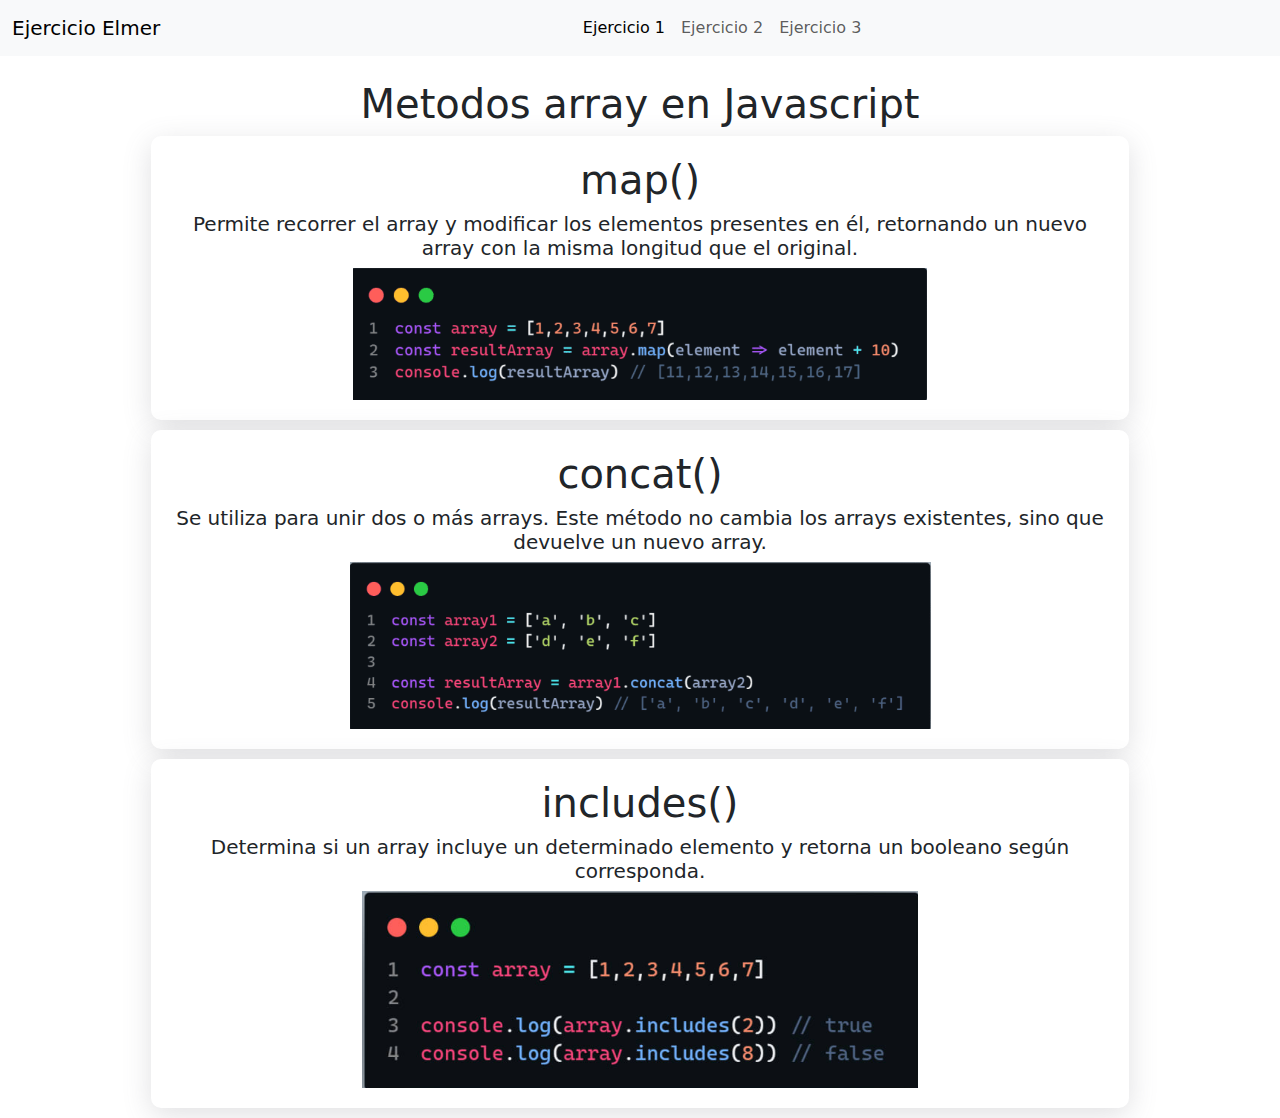
<file: html/index.html>
<!DOCTYPE html>
<html lang="en">

<head>
    <meta charset="UTF-8">
    <meta name="viewport" content="width=device-width, initial-scale=1.0">
    <title>Trabajo en clase</title>

    <link rel="stylesheet" href="/css/bootstrap/css/bootstrap.min.css">
    <link rel="stylesheet" href="/recursos/css/ejercicio1.css">

</head>

<body>
    <nav class="navbar navbar-expand-lg bg-body-tertiary">
        <div class="container-fluid">
            <a class="navbar-brand" href="/html/index.html">Ejercicio Elmer</a>
            <button class="navbar-toggler" type="button" data-bs-toggle="collapse"
                data-bs-target="#navbarSupportedContent" aria-controls="navbarSupportedContent" aria-expanded="false"
                aria-label="Toggle navigation">
                <span class="navbar-toggler-icon"></span>
            </button>
            <div class="collapse navbar-collapse d-flex justify-content-center w-100 " id="navbarSupportedContent">
                <ul class="navbar-nav">
                    <li class="nav-item">
                        <a class="nav-link active" aria-current="page" href="/html/ejercicio1.html">Ejercicio 1</a>
                    </li>
                    <li class="nav-item">
                        <a class="nav-link" href="/html/ejercicio2.html">Ejercicio 2</a>
                    </li>
                    <li class="nav-item">
                        <a class="nav-link" href="#">Ejercicio 3</a>
                    </li>
                </ul>
            </div>
        </div>
    </nav>
    <div class="row text-center mt-4 d-flex justify-content-center">
        <h1>Metodos array en Javascript</h1>
        <div class="curso_contenedor col-9">
            <div>
                <h1>map()</h1>
            </div>
            <div>
                <h5>Permite recorrer el array y modificar los elementos presentes en él, retornando un nuevo array con
                    la misma longitud que el original.</h5>
            </div>
            <img src="/recursos/img/map.png" alt="">
        </div>
        <div class="curso_contenedor col-9">
            <div>
                <h1>concat()</h1>
            </div>
            <div>
                <h5>Se utiliza para unir dos o más arrays. Este método no cambia los arrays existentes, sino que
                    devuelve un nuevo array.</h5>
            </div>
            <img src="/recursos/img/concat.png" alt="">
        </div>
        <div class="curso_contenedor col-9">
            <div>
                <h1>includes()</h1>
            </div>
            <div>
                <h5>Determina si un array incluye un determinado elemento y retorna un booleano según corresponda.</h5>
            </div>
            <img src="/recursos/img/includes.png" alt="">
        </div>
    </div>




</body>
<script src="/css/bootstrap/js/bootstrap.min.js"></script>

</html>
</file>
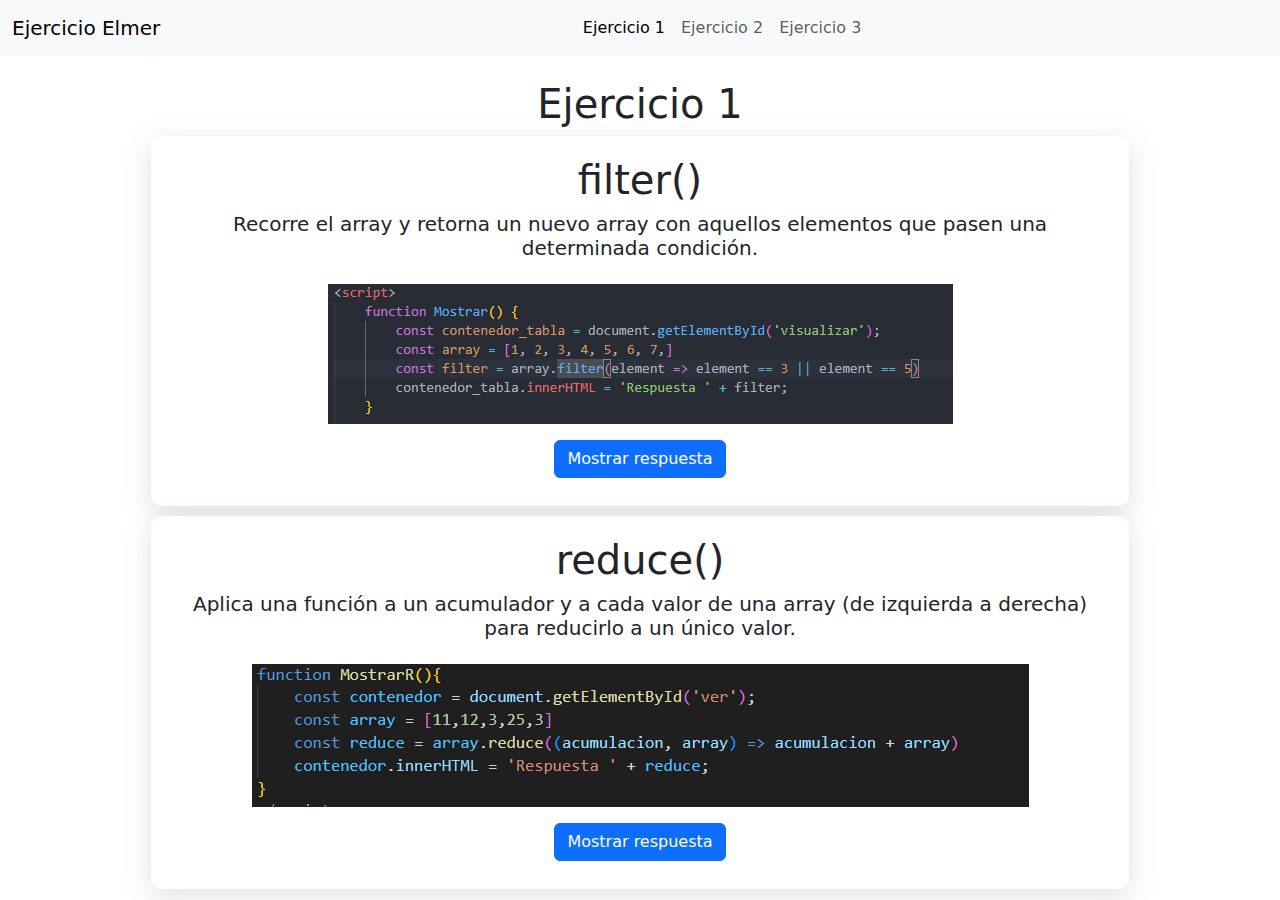
<file: html/ejercicio1.html>
<!DOCTYPE html>
<html lang="en">

<head>
    <meta charset="UTF-8">
    <meta name="viewport" content="width=device-width, initial-scale=1.0">
    <title>ejercicio1</title>
    <link rel="stylesheet" href="/css/bootstrap/css/bootstrap.min.css">
    <link rel="stylesheet" href="/recursos/css/ejercicio1.css">
</head>

<body>
    <nav class="navbar navbar-expand-lg bg-body-tertiary">
        <div class="container-fluid">
            <a class="navbar-brand" href="/html/index.html">Ejercicio Elmer</a>
            <button class="navbar-toggler" type="button" data-bs-toggle="collapse"
                data-bs-target="#navbarSupportedContent" aria-controls="navbarSupportedContent" aria-expanded="false"
                aria-label="Toggle navigation">
                <span class="navbar-toggler-icon"></span>
            </button>
            <div class="collapse navbar-collapse d-flex justify-content-center w-100 " id="navbarSupportedContent">
                <ul class="navbar-nav">
                    <li class="nav-item">
                        <a class="nav-link active" aria-current="page" href="/html/ejercicio1.html">Ejercicio 1</a>
                    </li>
                    <li class="nav-item">
                        <a class="nav-link" href="/html/ejercicio2.html">Ejercicio 2</a>
                    </li>
                    <li class="nav-item">
                        <a class="nav-link" href="/html/ejercicio3.html">Ejercicio 3</a>
                    </li>
                </ul>
            </div>
        </div>
    </nav>
    <div class="row text-center mt-4 d-flex justify-content-center">
        <h1>Ejercicio 1</h1>
        <div class="curso_contenedor col-9">
            <div>
                <h1>filter()</h1>
            </div>
            <div>
                <h5>Recorre el array y retorna un nuevo array con aquellos elementos que pasen una determinada
                    condición.</h5>
            </div>
            <img src="/recursos/img/filter.png" class="mt-3 " alt="">
            <button class="btn-primary btn mt-3 " onclick="Mostrar()">Mostrar respuesta</button>
            <h1 id="visualizar"></h1>
        </div>
        <div class="curso_contenedor col-9">
            <div>
                <h1>reduce()</h1>
            </div>
            <div>
                <h5>Aplica una función a un acumulador y a cada valor de una array (de izquierda a derecha) para
                    reducirlo a un único valor.</h5>
            </div>
            <img class="mt-3 " src="/recursos/img/reduce.png" alt="">
            <button class="btn-primary btn mt-3 " onclick="MostrarR()">Mostrar respuesta</button>
            <h1 id="ver"></h1>
        </div>
    </div>

</body>

<script>
    function Mostrar() {
        const contenedor_tabla = document.getElementById('visualizar');
        const array = [1, 2, 3, 4, 5, 6, 7,]
        const filter = array.filter(element => element == 3 || element == 5)
        contenedor_tabla.innerHTML = 'Respuesta ' + filter;
    }

    function MostrarR() {
        const contenedor = document.getElementById('ver');
        const array = [11, 12, 3, 25, 3]
        const reduce = array.reduce((acumulacion, array) => acumulacion + array)
        contenedor.innerHTML = 'Respuesta ' + reduce;
    }
    
</script>

</html>
</file>
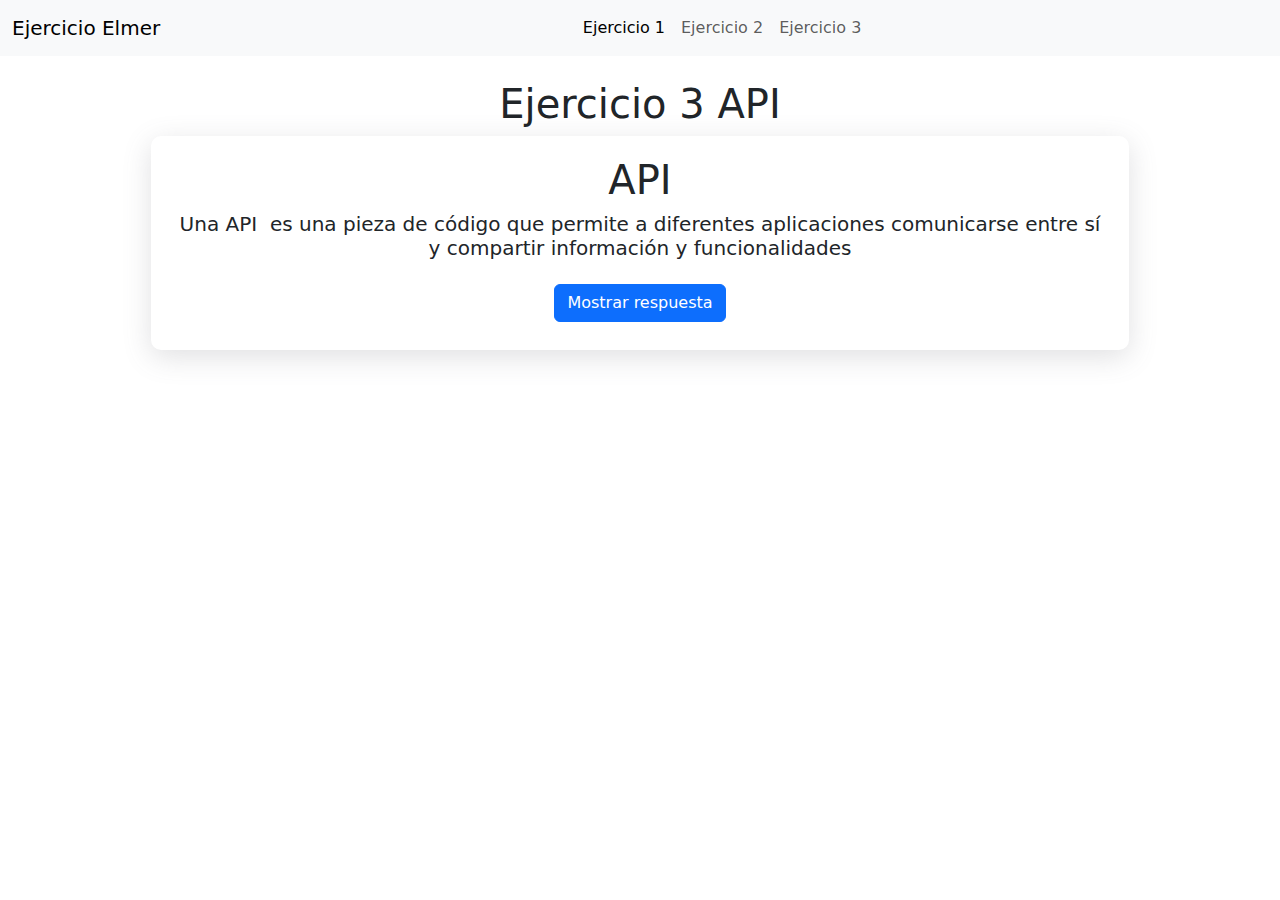
<file: html/ejercicio3.html>
<!DOCTYPE html>
<html lang="en">

<head>
    <meta charset="UTF-8">
    <meta name="viewport" content="width=device-width, initial-scale=1.0">
    <title>ejercicio3</title>
    <link rel="stylesheet" href="/css/bootstrap/css/bootstrap.min.css">
    <link rel="stylesheet" href="/recursos/css/ejercicio1.css">
</head>

<body>
    <nav class="navbar navbar-expand-lg bg-body-tertiary">
        <div class="container-fluid">
            <a class="navbar-brand" href="/html/index.html">Ejercicio Elmer</a>
            <button class="navbar-toggler" type="button" data-bs-toggle="collapse"
                data-bs-target="#navbarSupportedContent" aria-controls="navbarSupportedContent" aria-expanded="false"
                aria-label="Toggle navigation">
                <span class="navbar-toggler-icon"></span>
            </button>
            <div class="collapse navbar-collapse d-flex justify-content-center w-100 " id="navbarSupportedContent">
                <ul class="navbar-nav">
                    <li class="nav-item">
                        <a class="nav-link active" aria-current="page" href="/html/ejercicio1.html">Ejercicio 1</a>
                    </li>
                    <li class="nav-item">
                        <a class="nav-link" href="/html/ejercicio2.html">Ejercicio 2</a>
                    </li>
                    <li class="nav-item">
                        <a class="nav-link" href="/html/ejercicio3.html">Ejercicio 3</a>
                    </li>
                </ul>
            </div>
        </div>
    </nav>
    <div class="row text-center mt-4 d-flex justify-content-center">
        <div class="col-12">
            <h1> Ejercicio 3 API</h1>
        </div>
        <div class="curso_contenedor col-9">
            <div>
                <h1>API</h1>
            </div>
            <div>
                <h5>Una API ​ es una pieza de código que permite a diferentes aplicaciones comunicarse entre sí y
                    compartir información y funcionalidades</h5>
            </div>
            <button class="btn-primary btn mt-3 " onclick="Mostrar()">Mostrar respuesta</button>
            <h2 id="verapi"></h2>
        </div>
    </div>

</body>
<script>
    function Mostrar() {
        fetch('https://randomuser.me/api/?nat=es')
            .then(response => response.json())
            .then(data => {
                const user = data.results[0];
                const userInfo = `
            Nombre: ${user.name.first} ${user.name.last}
            Email: ${user.email}
            Ubicación: ${user.location.city}, ${user.location.country}
        `;
                document.getElementById('verapi').textContent = userInfo;
            });
    }

</script>

</html>
</file>
<file: recursos/css/ejercicio1.css>
.curso_contenedor {
    background-color: #fff;
    border-radius: 10px;
    box-shadow: rgba(100, 100, 111, 0.2) 0px 7px 29px 0px;
    padding: 20px;
    margin-bottom: 10px;
    align-items: center;
    display: flex;
    flex-direction: column;
    flex-wrap: wrap;

}
</file>
